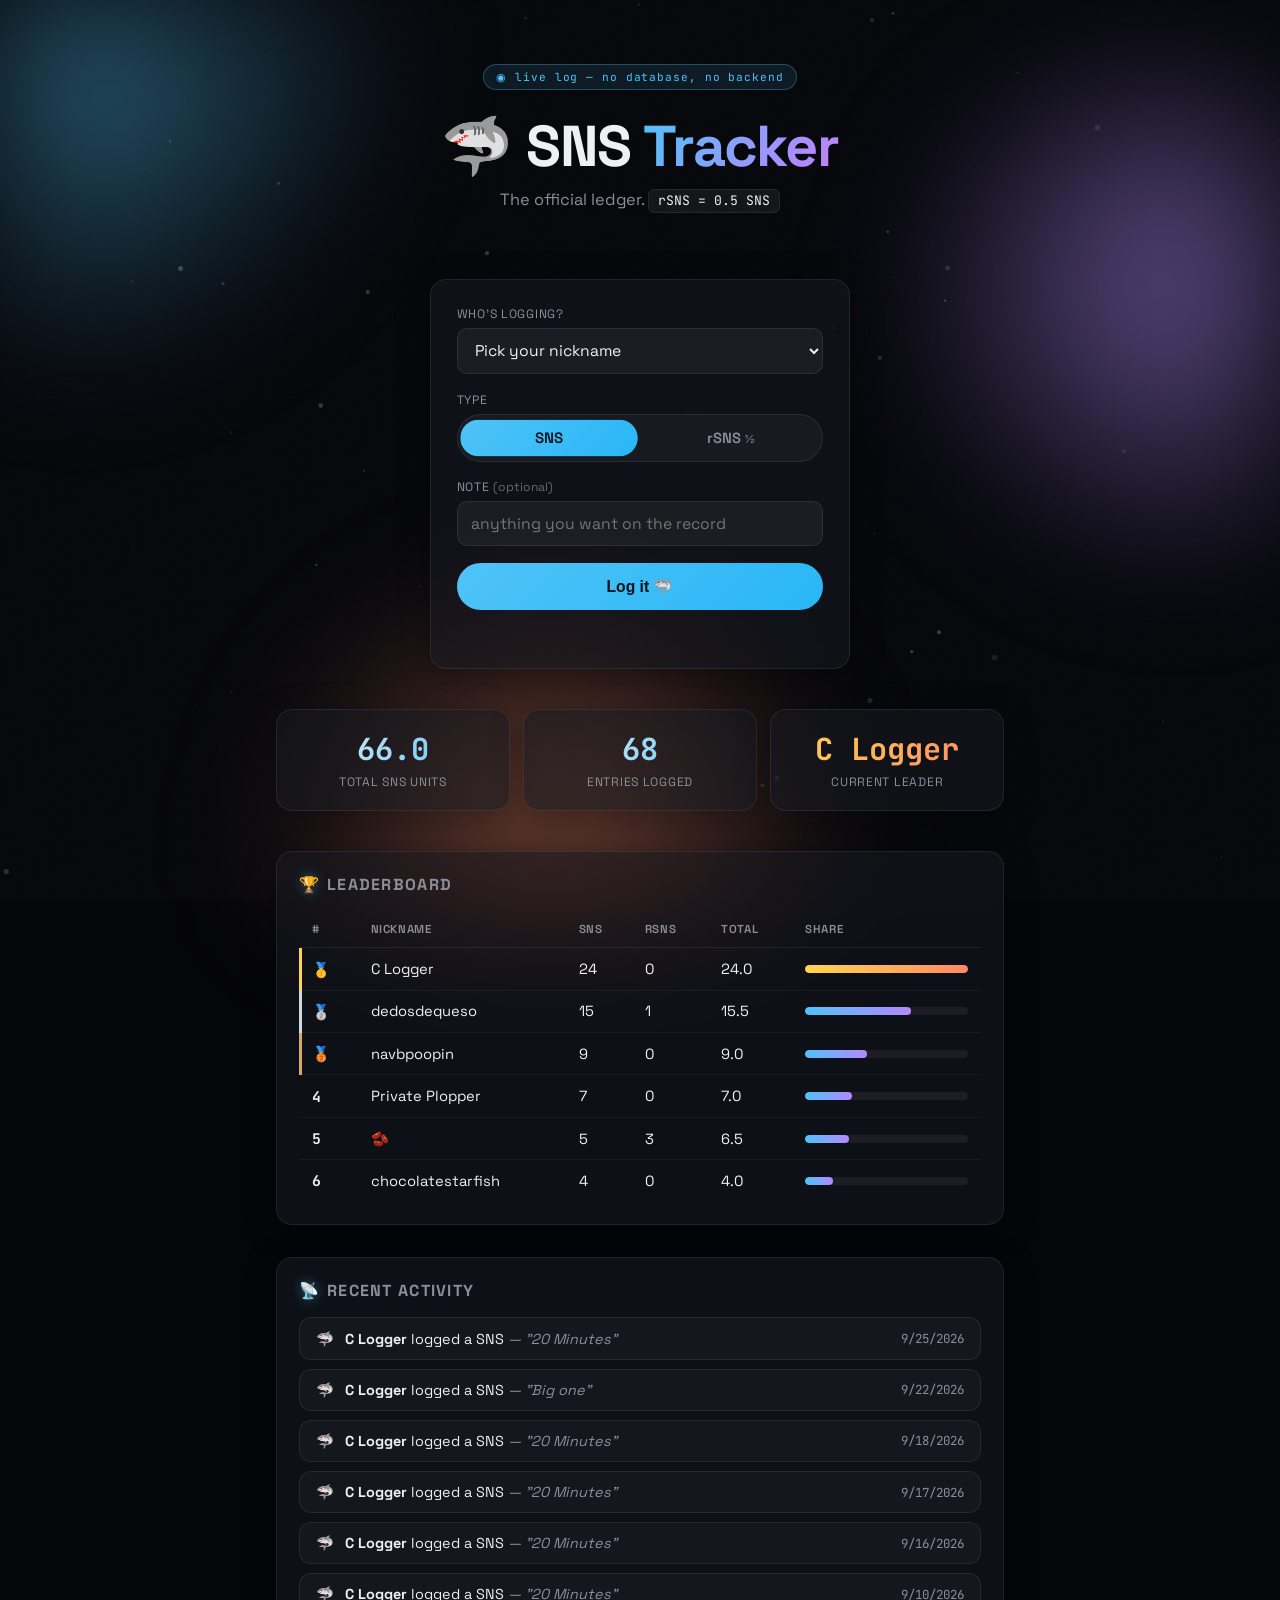
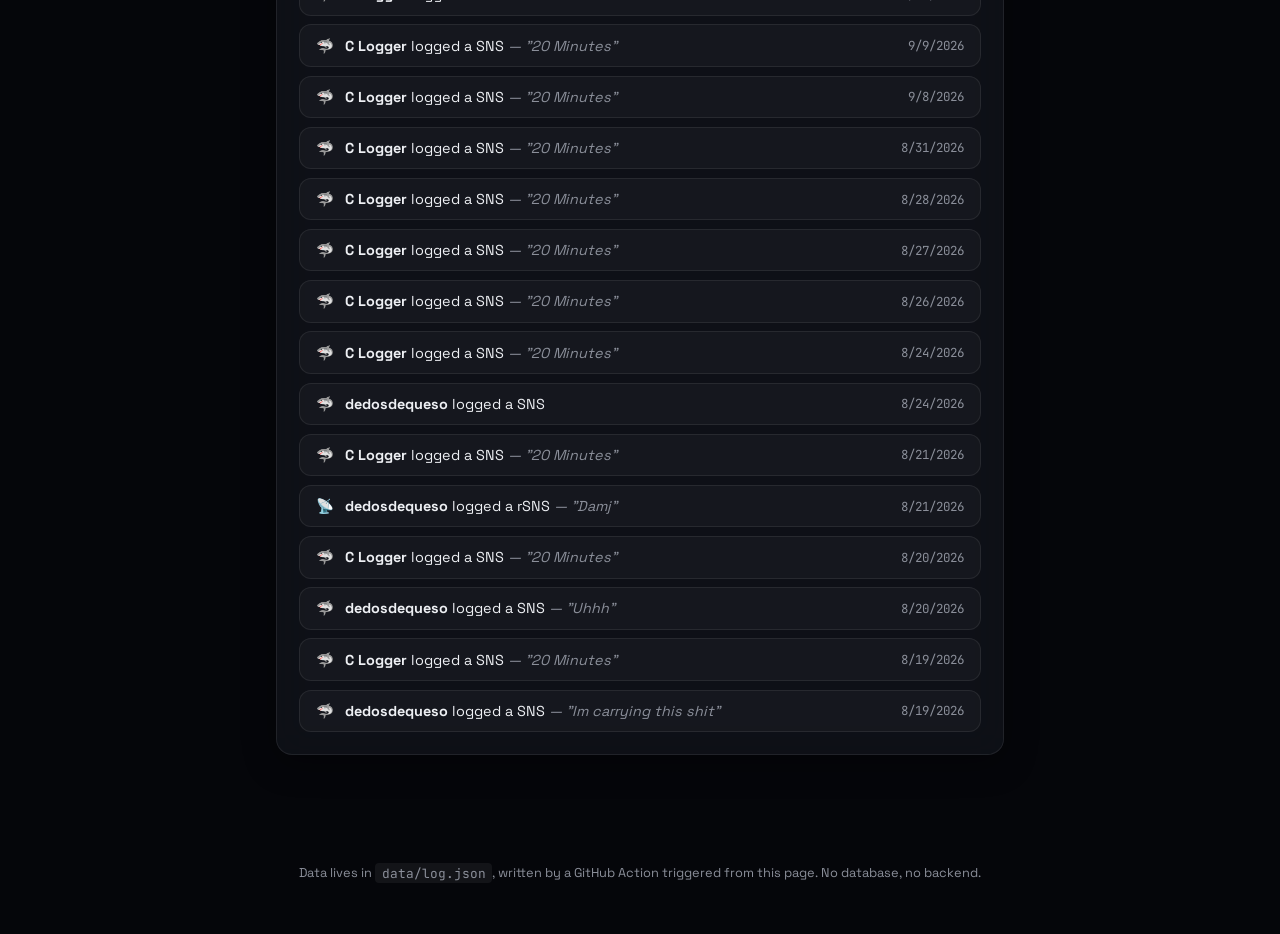
<file: index.html>
<!DOCTYPE html>
<html lang="en">
<head>
  <meta charset="UTF-8" />
  <meta name="viewport" content="width=device-width, initial-scale=1.0" />
  <title>SNS Tracker</title>
  <link rel="icon" href="data:image/svg+xml,<svg xmlns=%22http://www.w3.org/2000/svg%22 viewBox=%220 0 100 100%22><text y=%22.9em%22 font-size=%2290%22>🦈</text></svg>" />
  <link rel="preconnect" href="https://fonts.googleapis.com" />
  <link rel="preconnect" href="https://fonts.gstatic.com" crossorigin />
  <link href="https://fonts.googleapis.com/css2?family=Space+Grotesk:wght@500;700&family=JetBrains+Mono:wght@400;600&display=swap" rel="stylesheet" />
  <link rel="stylesheet" href="style.css" />
</head>
<body>
  <canvas id="bg-canvas"></canvas>
  <div class="aurora" aria-hidden="true">
    <span class="blob blob-a"></span>
    <span class="blob blob-b"></span>
    <span class="blob blob-c"></span>
  </div>
  <div class="grain" aria-hidden="true"></div>

  <header class="hero">
    <div class="badge">◉ live log — no database, no backend</div>
    <h1 class="title"><span class="fin">🦈</span> SNS <span class="grad">Tracker</span></h1>
    <p class="subtitle">The official ledger. <span class="pill">rSNS = 0.5 SNS</span></p>
  </header>

  <main>
    <form id="log-form" class="log-form glass">
      <div class="field">
        <label for="nickname-select">Who's logging?</label>
        <select id="nickname-select" required>
          <option value="" disabled selected>Pick your nickname</option>
        </select>
      </div>

      <div class="field">
        <label>Type</label>
        <div class="type-toggle" id="type-toggle">
          <button type="button" class="type-btn active" data-type="SNS">SNS</button>
          <button type="button" class="type-btn" data-type="rSNS">rSNS <span class="half">½</span></button>
        </div>
      </div>

      <div class="field">
        <label for="note-input">Note <span class="optional">(optional)</span></label>
        <input id="note-input" type="text" maxlength="120" placeholder="anything you want on the record" />
      </div>

      <button type="submit" id="submit-btn" class="btn btn-primary submit-btn">
        <span class="btn-glow"></span>
        <span class="btn-label">Log it 🦈</span>
      </button>

      <p class="form-status" id="form-status" aria-live="polite"></p>
    </form>

    <section class="stats" id="stats">
      <div class="stat-card glass">
        <span class="stat-value" id="stat-total" data-target="0">0</span>
        <span class="stat-label">Total SNS units</span>
      </div>
      <div class="stat-card glass">
        <span class="stat-value" id="stat-count" data-target="0">0</span>
        <span class="stat-label">Entries logged</span>
      </div>
      <div class="stat-card glass stat-leader-card">
        <span class="stat-value" id="stat-leader">–</span>
        <span class="stat-label">Current leader</span>
      </div>
    </section>

    <section class="board glass">
      <h2><span class="h-icon">🏆</span> Leaderboard</h2>
      <div class="board-scroll">
        <table id="leaderboard">
          <thead>
            <tr>
              <th>#</th>
              <th>Nickname</th>
              <th>SNS</th>
              <th>rSNS</th>
              <th>Total</th>
              <th class="bar-col">Share</th>
            </tr>
          </thead>
          <tbody></tbody>
        </table>
      </div>
      <p class="empty" id="board-empty" hidden>No entries yet. Be the first. 🫡</p>
    </section>

    <section class="feed glass">
      <h2><span class="h-icon">📡</span> Recent activity</h2>
      <ul id="feed-list"></ul>
      <p class="empty" id="feed-empty" hidden>Nothing logged yet.</p>
    </section>
  </main>

  <footer>
    <p>Data lives in <code>data/log.json</code>, written by a GitHub Action triggered from this page. No database, no backend.</p>
  </footer>

  <div id="confetti-root" aria-hidden="true"></div>

  <script src="app.js"></script>
</body>
</html>
</file>
<file: style.css>
:root {
  --bg: #05060a;
  --card: rgba(23, 26, 33, 0.55);
  --card-border: rgba(255, 255, 255, 0.08);
  --text: #eef0f4;
  --muted: #8b8f9a;
  --accent: #4fc3f7;
  --accent-2: #ff8a65;
  --accent-3: #b388ff;
  --gold: #ffd54f;
  --silver: #cfd8dc;
  --bronze: #d7a86e;
}

* {
  box-sizing: border-box;
}

html {
  scroll-behavior: smooth;
}

body {
  margin: 0;
  min-height: 100vh;
  font-family: "Space Grotesk", -apple-system, BlinkMacSystemFont, "Segoe UI", Roboto, sans-serif;
  background: var(--bg);
  color: var(--text);
  overflow-x: hidden;
  position: relative;
}

/* ---------- animated backdrop ---------- */

#bg-canvas {
  position: fixed;
  inset: 0;
  z-index: 0;
  pointer-events: none;
  opacity: 0.55;
}

.aurora {
  position: fixed;
  inset: 0;
  z-index: 0;
  overflow: hidden;
  filter: blur(70px);
  pointer-events: none;
}

.blob {
  position: absolute;
  border-radius: 50%;
  mix-blend-mode: screen;
  opacity: 0.55;
  will-change: transform;
}

.blob-a {
  width: 42vw;
  height: 42vw;
  left: -10vw;
  top: -12vw;
  background: radial-gradient(circle at 30% 30%, var(--accent), transparent 70%);
  animation: drift-a 22s ease-in-out infinite;
}

.blob-b {
  width: 38vw;
  height: 38vw;
  right: -8vw;
  top: 10vh;
  background: radial-gradient(circle at 60% 40%, var(--accent-3), transparent 70%);
  animation: drift-b 26s ease-in-out infinite;
}

.blob-c {
  width: 46vw;
  height: 46vw;
  left: 20vw;
  bottom: -20vw;
  background: radial-gradient(circle at 50% 50%, var(--accent-2), transparent 70%);
  animation: drift-c 30s ease-in-out infinite;
}

@keyframes drift-a {
  0%, 100% { transform: translate(0, 0) scale(1); }
  50% { transform: translate(6vw, 8vh) scale(1.15); }
}

@keyframes drift-b {
  0%, 100% { transform: translate(0, 0) scale(1); }
  50% { transform: translate(-8vw, 6vh) scale(0.9); }
}

@keyframes drift-c {
  0%, 100% { transform: translate(0, 0) scale(1); }
  50% { transform: translate(4vw, -6vh) scale(1.1); }
}

.grain {
  position: fixed;
  inset: 0;
  z-index: 1;
  pointer-events: none;
  opacity: 0.035;
  background-image: url("data:image/svg+xml,%3Csvg xmlns='http://www.w3.org/2000/svg' width='120' height='120'%3E%3Cfilter id='n'%3E%3CfeTurbulence type='fractalNoise' baseFrequency='0.9' numOctaves='2' stitchTiles='stitch'/%3E%3C/filter%3E%3Crect width='100%25' height='100%25' filter='url(%23n)'/%3E%3C/svg%3E");
}

@media (prefers-reduced-motion: reduce) {
  .blob { animation: none !important; }
  html { scroll-behavior: auto; }
}

/* ---------- layout ---------- */

header, main, footer {
  position: relative;
  z-index: 2;
}

.hero {
  text-align: center;
  padding: 4rem 1rem 2.5rem;
}

.badge {
  display: inline-block;
  font-family: "JetBrains Mono", monospace;
  font-size: 0.7rem;
  letter-spacing: 0.08em;
  color: var(--accent);
  background: rgba(79, 195, 247, 0.1);
  border: 1px solid rgba(79, 195, 247, 0.3);
  padding: 0.3rem 0.8rem;
  border-radius: 999px;
  margin-bottom: 1.2rem;
  animation: pulse-glow 2.4s ease-in-out infinite;
}

@keyframes pulse-glow {
  0%, 100% { box-shadow: 0 0 0 rgba(79, 195, 247, 0); }
  50% { box-shadow: 0 0 16px rgba(79, 195, 247, 0.35); }
}

.title {
  margin: 0 0 0.4rem;
  font-size: clamp(2.4rem, 6vw, 3.6rem);
  font-weight: 700;
  letter-spacing: -0.02em;
}

.fin {
  display: inline-block;
  animation: bob 3.2s ease-in-out infinite;
}

@keyframes bob {
  0%, 100% { transform: translateY(0) rotate(0deg); }
  50% { transform: translateY(-6px) rotate(-6deg); }
}

.grad {
  background: linear-gradient(120deg, var(--accent), var(--accent-3) 45%, var(--accent-2));
  background-size: 200% auto;
  -webkit-background-clip: text;
  background-clip: text;
  color: transparent;
  animation: shine 6s linear infinite;
}

@keyframes shine {
  to { background-position: 200% center; }
}

.subtitle {
  color: var(--muted);
  margin: 0 0 1.8rem;
  font-size: 1.02rem;
}

.pill {
  font-family: "JetBrains Mono", monospace;
  font-size: 0.82rem;
  background: rgba(255, 255, 255, 0.06);
  border: 1px solid var(--card-border);
  padding: 0.15rem 0.55rem;
  border-radius: 6px;
  color: var(--text);
}

.actions {
  display: flex;
  gap: 0.9rem;
  justify-content: center;
  flex-wrap: wrap;
}

.btn {
  position: relative;
  padding: 0.85rem 1.8rem;
  border-radius: 999px;
  text-decoration: none;
  font-weight: 700;
  font-size: 0.98rem;
  overflow: hidden;
  isolation: isolate;
  transition: transform 0.15s cubic-bezier(.34,1.56,.64,1);
  display: inline-block;
}

.btn:active {
  transform: scale(0.95);
}

.btn:hover {
  transform: translateY(-2px) scale(1.03);
}

.btn-label {
  position: relative;
  z-index: 1;
}

.btn-primary {
  background: linear-gradient(135deg, var(--accent), #29b6f6);
  color: #04121a;
  box-shadow: 0 0 0 rgba(79, 195, 247, 0);
}

.btn-primary:hover {
  box-shadow: 0 8px 30px rgba(79, 195, 247, 0.45);
}

.btn-secondary {
  background: linear-gradient(135deg, var(--accent-2), #ff7043);
  color: #1a0d06;
}

.btn-secondary:hover {
  box-shadow: 0 8px 30px rgba(255, 138, 101, 0.45);
}

.btn-glow {
  position: absolute;
  inset: -40%;
  background: radial-gradient(circle, rgba(255, 255, 255, 0.5), transparent 60%);
  opacity: 0;
  transition: opacity 0.25s ease;
  z-index: 0;
}

.btn:hover .btn-glow {
  opacity: 0.35;
}

main {
  max-width: 760px;
  margin: 0 auto;
  padding: 0 1rem 3rem;
}

/* ---------- glass panels ---------- */

.glass {
  background: var(--card);
  border: 1px solid var(--card-border);
  border-radius: 16px;
  backdrop-filter: blur(18px) saturate(140%);
  -webkit-backdrop-filter: blur(18px) saturate(140%);
  box-shadow: 0 8px 32px rgba(0, 0, 0, 0.35);
}

/* ---------- log form ---------- */

.log-form {
  max-width: 420px;
  margin: 0 auto 2.5rem;
  padding: 1.6rem;
  display: flex;
  flex-direction: column;
  gap: 1.1rem;
  animation: rise 0.6s ease both;
}

.field {
  display: flex;
  flex-direction: column;
  gap: 0.4rem;
}

.field label {
  font-size: 0.76rem;
  text-transform: uppercase;
  letter-spacing: 0.06em;
  color: var(--muted);
}

.field label .optional {
  text-transform: none;
  letter-spacing: normal;
  opacity: 0.7;
}

#nickname-select,
#note-input {
  background: rgba(255, 255, 255, 0.05);
  border: 1px solid var(--card-border);
  color: var(--text);
  font-family: "Space Grotesk", sans-serif;
  font-size: 0.98rem;
  padding: 0.7rem 0.85rem;
  border-radius: 10px;
  outline: none;
  transition: border-color 0.15s ease, box-shadow 0.15s ease;
}

#nickname-select:focus,
#note-input:focus {
  border-color: var(--accent);
  box-shadow: 0 0 0 3px rgba(79, 195, 247, 0.18);
}

#nickname-select option {
  background: #12141a;
  color: var(--text);
}

.type-toggle {
  display: flex;
  gap: 0.5rem;
  background: rgba(255, 255, 255, 0.04);
  padding: 0.3rem;
  border-radius: 999px;
  border: 1px solid var(--card-border);
}

.type-btn {
  flex: 1;
  border: none;
  background: transparent;
  color: var(--muted);
  font-family: "Space Grotesk", sans-serif;
  font-weight: 600;
  font-size: 0.92rem;
  padding: 0.55rem 0.8rem;
  border-radius: 999px;
  cursor: pointer;
  transition: background 0.2s ease, color 0.2s ease, transform 0.15s ease;
}

.type-btn .half {
  opacity: 0.75;
  font-size: 0.8em;
}

.type-btn:hover {
  color: var(--text);
}

.type-btn.active {
  color: #04121a;
  transform: scale(1.02);
}

.type-btn.active[data-type="SNS"] {
  background: linear-gradient(135deg, var(--accent), #29b6f6);
}

.type-btn.active[data-type="rSNS"] {
  background: linear-gradient(135deg, var(--accent-2), #ff7043);
  color: #1a0d06;
}

.submit-btn {
  border: none;
  cursor: pointer;
  width: 100%;
  text-align: center;
}

.submit-btn:disabled {
  opacity: 0.6;
  cursor: not-allowed;
  transform: none !important;
  box-shadow: none !important;
}

.form-status {
  margin: 0;
  min-height: 1.1em;
  font-size: 0.84rem;
  text-align: center;
  color: var(--muted);
}

.form-status.success {
  color: #69f0ae;
}

.form-status.error {
  color: #ff5252;
}

.stats {
  display: grid;
  grid-template-columns: repeat(3, 1fr);
  gap: 0.85rem;
  margin-bottom: 2.5rem;
  animation: rise 0.6s ease both;
}

.stat-card {
  padding: 1.2rem 0.8rem;
  text-align: center;
  transition: transform 0.2s ease, border-color 0.2s ease;
}

.stat-card:hover {
  transform: translateY(-3px);
  border-color: rgba(255, 255, 255, 0.2);
}

.stat-value {
  display: block;
  font-size: clamp(1.5rem, 4vw, 1.9rem);
  font-weight: 700;
  font-family: "JetBrains Mono", monospace;
  background: linear-gradient(120deg, var(--text), var(--accent));
  -webkit-background-clip: text;
  background-clip: text;
  color: transparent;
}

.stat-leader-card .stat-value {
  background: linear-gradient(120deg, var(--gold), var(--accent-2));
  -webkit-background-clip: text;
  background-clip: text;
}

.stat-label {
  display: block;
  color: var(--muted);
  font-size: 0.76rem;
  margin-top: 0.35rem;
  text-transform: uppercase;
  letter-spacing: 0.06em;
}

@keyframes rise {
  from { opacity: 0; transform: translateY(16px); }
  to { opacity: 1; transform: translateY(0); }
}

h2 {
  font-size: 1rem;
  color: var(--muted);
  text-transform: uppercase;
  letter-spacing: 0.08em;
  margin: 0 0 1rem;
  display: flex;
  align-items: center;
  gap: 0.4rem;
}

.h-icon {
  filter: drop-shadow(0 0 6px rgba(79, 195, 247, 0.4));
}

.board, .feed {
  padding: 1.4rem;
  margin-bottom: 2rem;
  animation: rise 0.6s ease both;
  animation-delay: 0.08s;
}

.board-scroll {
  overflow-x: auto;
}

table {
  width: 100%;
  border-collapse: collapse;
}

th, td {
  padding: 0.7rem 0.8rem;
  text-align: left;
  font-size: 0.92rem;
  white-space: nowrap;
}

th {
  color: var(--muted);
  font-weight: 600;
  font-size: 0.72rem;
  text-transform: uppercase;
  letter-spacing: 0.05em;
  border-bottom: 1px solid var(--card-border);
}

tbody tr {
  border-bottom: 1px solid rgba(255, 255, 255, 0.05);
  transition: background 0.15s ease;
  animation: slide-in 0.4s ease both;
}

tbody tr:hover {
  background: rgba(255, 255, 255, 0.04);
}

tbody tr:last-child {
  border-bottom: none;
}

.rank-cell {
  font-family: "JetBrains Mono", monospace;
  font-weight: 700;
}

.row-1 .stat-value, .row-1 td:first-child {
  color: var(--gold);
}

.row-1 {
  box-shadow: inset 3px 0 0 var(--gold);
}

.row-2 {
  box-shadow: inset 3px 0 0 var(--silver);
}

.row-3 {
  box-shadow: inset 3px 0 0 var(--bronze);
}

.bar-col {
  min-width: 140px;
}

.share-bar {
  position: relative;
  height: 8px;
  width: 100%;
  min-width: 100px;
  background: rgba(255, 255, 255, 0.06);
  border-radius: 999px;
  overflow: hidden;
}

.share-bar-fill {
  position: absolute;
  inset: 0 auto 0 0;
  width: 0%;
  border-radius: 999px;
  background: linear-gradient(90deg, var(--accent), var(--accent-3));
  transition: width 1s cubic-bezier(.16,1,.3,1);
}

.row-1 .share-bar-fill {
  background: linear-gradient(90deg, var(--gold), var(--accent-2));
}

#feed-list {
  list-style: none;
  margin: 0;
  padding: 0;
  display: flex;
  flex-direction: column;
  gap: 0.55rem;
}

#feed-list li {
  background: rgba(255, 255, 255, 0.03);
  border: 1px solid var(--card-border);
  border-radius: 12px;
  padding: 0.7rem 1rem;
  font-size: 0.9rem;
  display: flex;
  justify-content: space-between;
  align-items: center;
  gap: 1rem;
  animation: slide-in 0.4s ease both;
  transition: transform 0.15s ease, border-color 0.15s ease;
}

#feed-list li:hover {
  transform: translateX(3px);
  border-color: rgba(255, 255, 255, 0.18);
}

#feed-list li.pending {
  border-color: rgba(79, 195, 247, 0.4);
  background: rgba(79, 195, 247, 0.06);
}

.pending-tag {
  color: var(--accent);
  font-family: "JetBrains Mono", monospace;
  font-size: 0.75rem;
  white-space: nowrap;
}

.pending-tag::before {
  content: "";
  display: inline-block;
  width: 6px;
  height: 6px;
  border-radius: 50%;
  background: var(--accent);
  margin-right: 0.4rem;
  animation: blink 1s ease-in-out infinite;
}

@keyframes blink {
  0%, 100% { opacity: 1; }
  50% { opacity: 0.25; }
}

@keyframes slide-in {
  from { opacity: 0; transform: translateX(-10px); }
  to { opacity: 1; transform: translateX(0); }
}

.feed-icon {
  margin-right: 0.4rem;
}

.feed-note {
  color: var(--muted);
  font-style: italic;
}

.feed-time {
  color: var(--muted);
  white-space: nowrap;
  font-size: 0.78rem;
  font-family: "JetBrains Mono", monospace;
}

.empty {
  color: var(--muted);
  text-align: center;
  padding: 1.8rem 0;
}

footer {
  text-align: center;
  color: var(--muted);
  font-size: 0.8rem;
  padding: 1rem 1rem 2.5rem;
}

footer code {
  background: rgba(255, 255, 255, 0.06);
  padding: 0.1rem 0.4rem;
  border-radius: 4px;
  font-family: "JetBrains Mono", monospace;
}

/* ---------- confetti ---------- */

#confetti-root {
  position: fixed;
  inset: 0;
  pointer-events: none;
  z-index: 50;
  overflow: hidden;
}

.confetti-piece {
  position: absolute;
  top: -10px;
  border-radius: 2px;
  animation: confetti-fall linear forwards;
}

@keyframes confetti-fall {
  to {
    transform: translateY(105vh) rotate(720deg);
    opacity: 0.2;
  }
}

/* ---------- scrollbar ---------- */

::-webkit-scrollbar {
  width: 10px;
  height: 10px;
}

::-webkit-scrollbar-track {
  background: transparent;
}

::-webkit-scrollbar-thumb {
  background: rgba(255, 255, 255, 0.15);
  border-radius: 999px;
}

::-webkit-scrollbar-thumb:hover {
  background: rgba(255, 255, 255, 0.28);
}

@media (max-width: 480px) {
  .stats {
    grid-template-columns: 1fr;
  }
  .bar-col {
    display: none;
  }
  #leaderboard .bar-col,
  #leaderboard td:last-child {
    display: none;
  }
}
</file>
